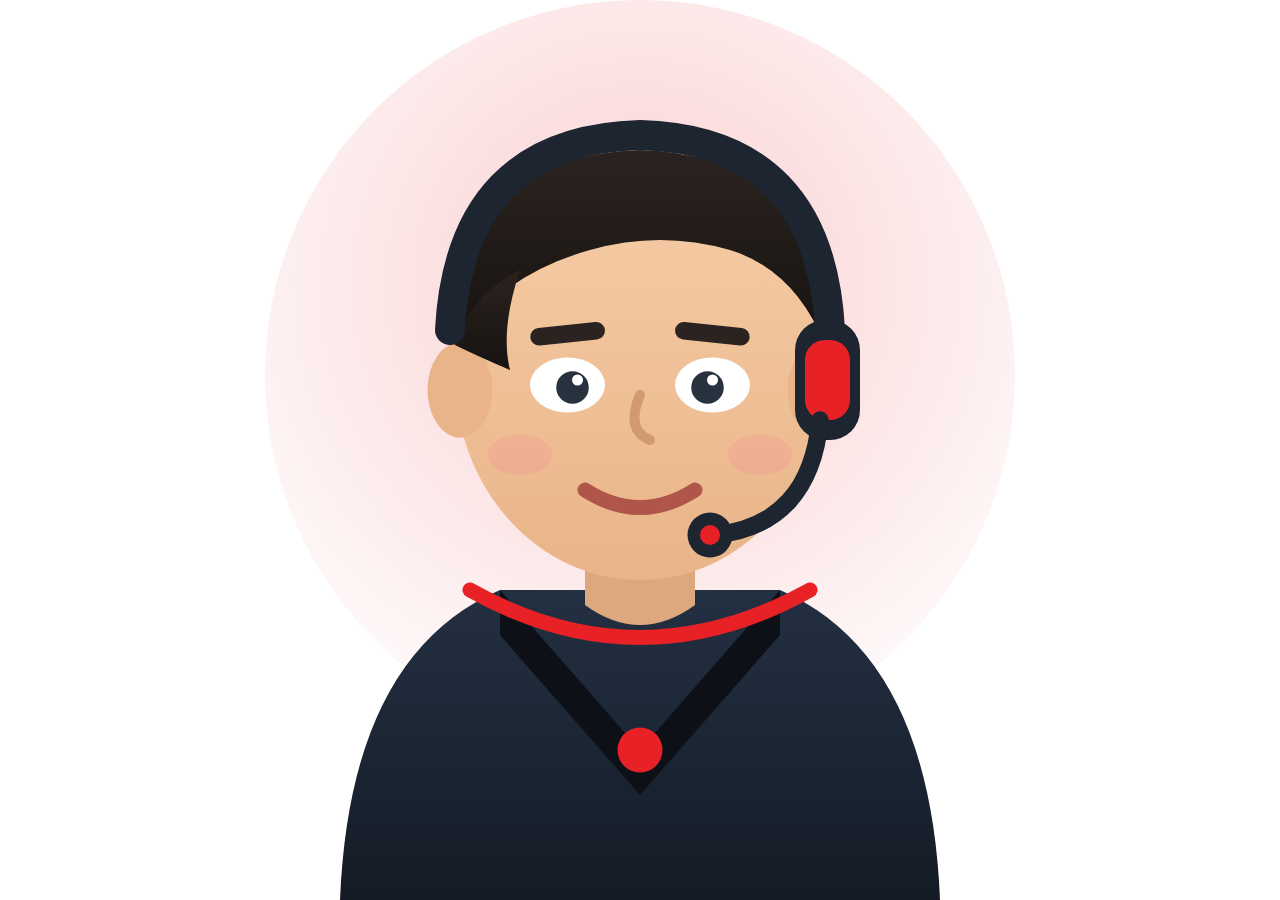
<file: docs/tutorial/avatar.html>
<!doctype html>
<html lang="pt-BR">
<head>
<meta charset="utf-8">
<title>Avatar OpenDash</title>
<style>
  html, body { margin: 0; padding: 0; width: 100%; height: 100%; background: transparent; overflow: hidden; }
  #stage { width: 100vw; height: 100vh; display: block; }
  .hidden { display: none; }
</style>
</head>
<body>
<svg id="stage" viewBox="0 0 320 360" preserveAspectRatio="xMidYMid meet" xmlns="http://www.w3.org/2000/svg">
  <defs>
    <linearGradient id="jacket" x1="0" y1="0" x2="0" y2="1">
      <stop offset="0" stop-color="#233042"/>
      <stop offset="1" stop-color="#141b26"/>
    </linearGradient>
    <linearGradient id="skin" x1="0" y1="0" x2="0" y2="1">
      <stop offset="0" stop-color="#f6cda6"/>
      <stop offset="1" stop-color="#e9b489"/>
    </linearGradient>
    <linearGradient id="hair" x1="0" y1="0" x2="0" y2="1">
      <stop offset="0" stop-color="#2b2320"/>
      <stop offset="1" stop-color="#171310"/>
    </linearGradient>
    <radialGradient id="glow" cx="50%" cy="38%" r="70%">
      <stop offset="0" stop-color="#e82127" stop-opacity="0.22"/>
      <stop offset="1" stop-color="#e82127" stop-opacity="0"/>
    </radialGradient>
  </defs>

  <circle cx="160" cy="150" r="150" fill="url(#glow)"/>

  <!-- ombros / torso -->
  <g id="torso">
    <path d="M40 360 Q44 262 104 236 L216 236 Q276 262 280 360 Z" fill="url(#jacket)"/>
    <path d="M104 236 L160 300 L216 236 L216 254 L160 318 L104 254 Z" fill="#0d1117"/>
    <path d="M92 236 Q160 274 228 236" fill="none" stroke="#e82127" stroke-width="6" stroke-linecap="round"/>
    <circle cx="160" cy="300" r="9" fill="#e82127"/>
  </g>

  <!-- pescoco -->
  <path d="M138 190 h44 v52 q-22 16 -44 0 Z" fill="#dda87e"/>

  <!-- cabeca -->
  <g id="head">
    <ellipse cx="160" cy="150" rx="74" ry="82" fill="url(#skin)"/>
    <!-- orelhas -->
    <ellipse cx="88" cy="156" rx="13" ry="19" fill="#e9b489"/>
    <ellipse cx="232" cy="156" rx="13" ry="19" fill="#e9b489"/>
    <!-- cabelo -->
    <path d="M86 138 Q88 62 160 60 Q232 62 234 138 Q222 108 196 100 Q168 92 140 100 Q104 110 86 138 Z" fill="url(#hair)"/>
    <path d="M86 138 Q92 118 112 108 Q104 132 108 148 Q94 142 86 138 Z" fill="url(#hair)"/>
    <!-- sobrancelhas -->
    <rect x="116" y="130" width="30" height="7" rx="3.5" fill="#2b2320" transform="rotate(-6 131 133)"/>
    <rect x="174" y="130" width="30" height="7" rx="3.5" fill="#2b2320" transform="rotate(6 189 133)"/>
    <!-- olhos -->
    <g id="eyesOpen">
      <ellipse cx="131" cy="154" rx="15" ry="11" fill="#ffffff"/>
      <ellipse cx="189" cy="154" rx="15" ry="11" fill="#ffffff"/>
      <circle cx="133" cy="155" r="6.5" fill="#28323f"/>
      <circle cx="187" cy="155" r="6.5" fill="#28323f"/>
      <circle cx="135" cy="152" r="2.2" fill="#ffffff"/>
      <circle cx="189" cy="152" r="2.2" fill="#ffffff"/>
    </g>
    <g id="eyesClosed" class="hidden">
      <path d="M116 154 Q131 164 146 154" fill="none" stroke="#28323f" stroke-width="4" stroke-linecap="round"/>
      <path d="M174 154 Q189 164 204 154" fill="none" stroke="#28323f" stroke-width="4" stroke-linecap="round"/>
    </g>
    <!-- nariz -->
    <path d="M160 158 q-6 14 4 18" fill="none" stroke="#d19a70" stroke-width="4" stroke-linecap="round"/>
    <!-- bochechas -->
    <ellipse cx="112" cy="182" rx="13" ry="8" fill="#ef9d8f" opacity="0.45"/>
    <ellipse cx="208" cy="182" rx="13" ry="8" fill="#ef9d8f" opacity="0.45"/>
    <!-- boca fechada (sorriso) -->
    <g id="mouthClosed">
      <path d="M138 196 Q160 210 182 196" fill="none" stroke="#b0554a" stroke-width="6" stroke-linecap="round"/>
    </g>
    <!-- boca aberta (falando) -->
    <g id="mouthOpen" class="hidden">
      <path d="M140 194 Q160 186 180 194 Q184 216 160 220 Q136 216 140 194 Z" fill="#7c2b28"/>
      <path d="M150 214 Q160 224 170 214 Q160 218 150 214 Z" fill="#e2685f"/>
      <path d="M142 196 Q152 192 160 194 Q152 198 142 199 Z" fill="#ffffff" opacity="0.9"/>
    </g>
    <!-- headset -->
    <g id="headset">
      <path d="M84 132 Q88 56 160 54 Q232 56 236 132" fill="none" stroke="#1c2530" stroke-width="12" stroke-linecap="round"/>
      <rect x="222" y="128" width="26" height="48" rx="12" fill="#1c2530"/>
      <rect x="226" y="136" width="18" height="32" rx="8" fill="#e82127"/>
      <path d="M232 168 Q228 210 190 214" fill="none" stroke="#1c2530" stroke-width="7" stroke-linecap="round"/>
      <circle cx="188" cy="214" r="9" fill="#1c2530"/>
      <circle cx="188" cy="214" r="4" fill="#e82127"/>
    </g>
  </g>

  <!-- braco acenando (opcional) -->
  <g id="waveArm" class="hidden">
    <path d="M244 300 Q286 268 300 210" fill="none" stroke="#233042" stroke-width="26" stroke-linecap="round"/>
    <circle cx="302" cy="198" r="22" fill="url(#skin)"/>
    <path d="M292 182 l6 -16 M304 180 l0 -18 M316 184 l6 -16" stroke="#e9b489" stroke-width="7" stroke-linecap="round"/>
  </g>
</svg>
<script>
  var q = new URLSearchParams(location.search);
  function set(id, on) { document.getElementById(id).classList.toggle("hidden", !on); }
  set("mouthOpen", q.get("m") === "1");
  set("mouthClosed", q.get("m") !== "1");
  set("eyesClosed", q.get("b") === "1");
  set("eyesOpen", q.get("b") !== "1");
  set("waveArm", q.get("w") === "1");
  document.title = "ready";
</script>
</body>
</html>
</file>
